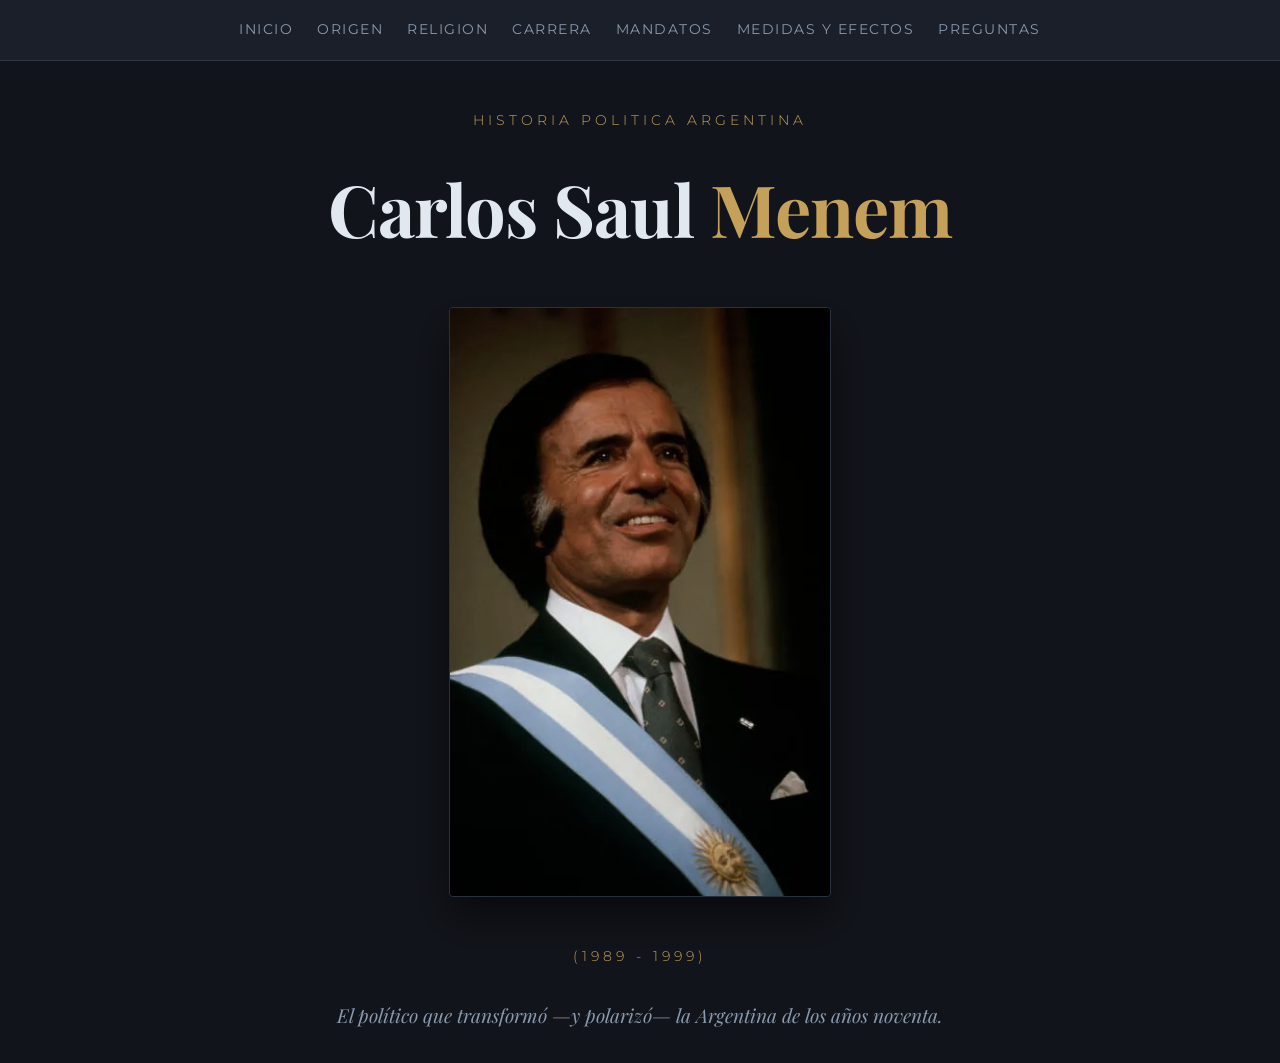
<file: src/pages/Index.html>
<!DOCTYPE html>
<html lang="es">
<head>
    <meta charset="UTF-8">
    <meta name="viewport" content="width=device-width, initial-scale=1.0">
    <title>Carlos Saul Menem</title>
    <link rel="stylesheet" href="../css/Index.css">
</head>
<body>
    <div>
            <nav>
                <a href="">Inicio</a>
                <a href="Origen.html">Origen</a>
                <a href="Religion.html">Religion</a>
                <a href="carrera.html">Carrera</a>
                <a href="">Mandatos</a>
                <a href="medidas.html">Medidas y Efectos</a>
                <a href="Preguntas.html">Preguntas</a>
            </nav>
    </div>
    <h4>HISTORIA POLITICA ARGENTINA</h4>
    
    <h1>Carlos Saul <section>Menem</section></h1>

    <img src="../asset/img/portrait-du-président-de-la-nation-argentine-carlos-menem-le-8-juillet-1989-à-buenos-aires.webp" alt="Carlos Saul Menem">

    <h4>(1989 - 1999)</h4>
    <h4>El político que transformó —y polarizó— la Argentina de los años noventa.</h4>

</body>
</html>
</file>
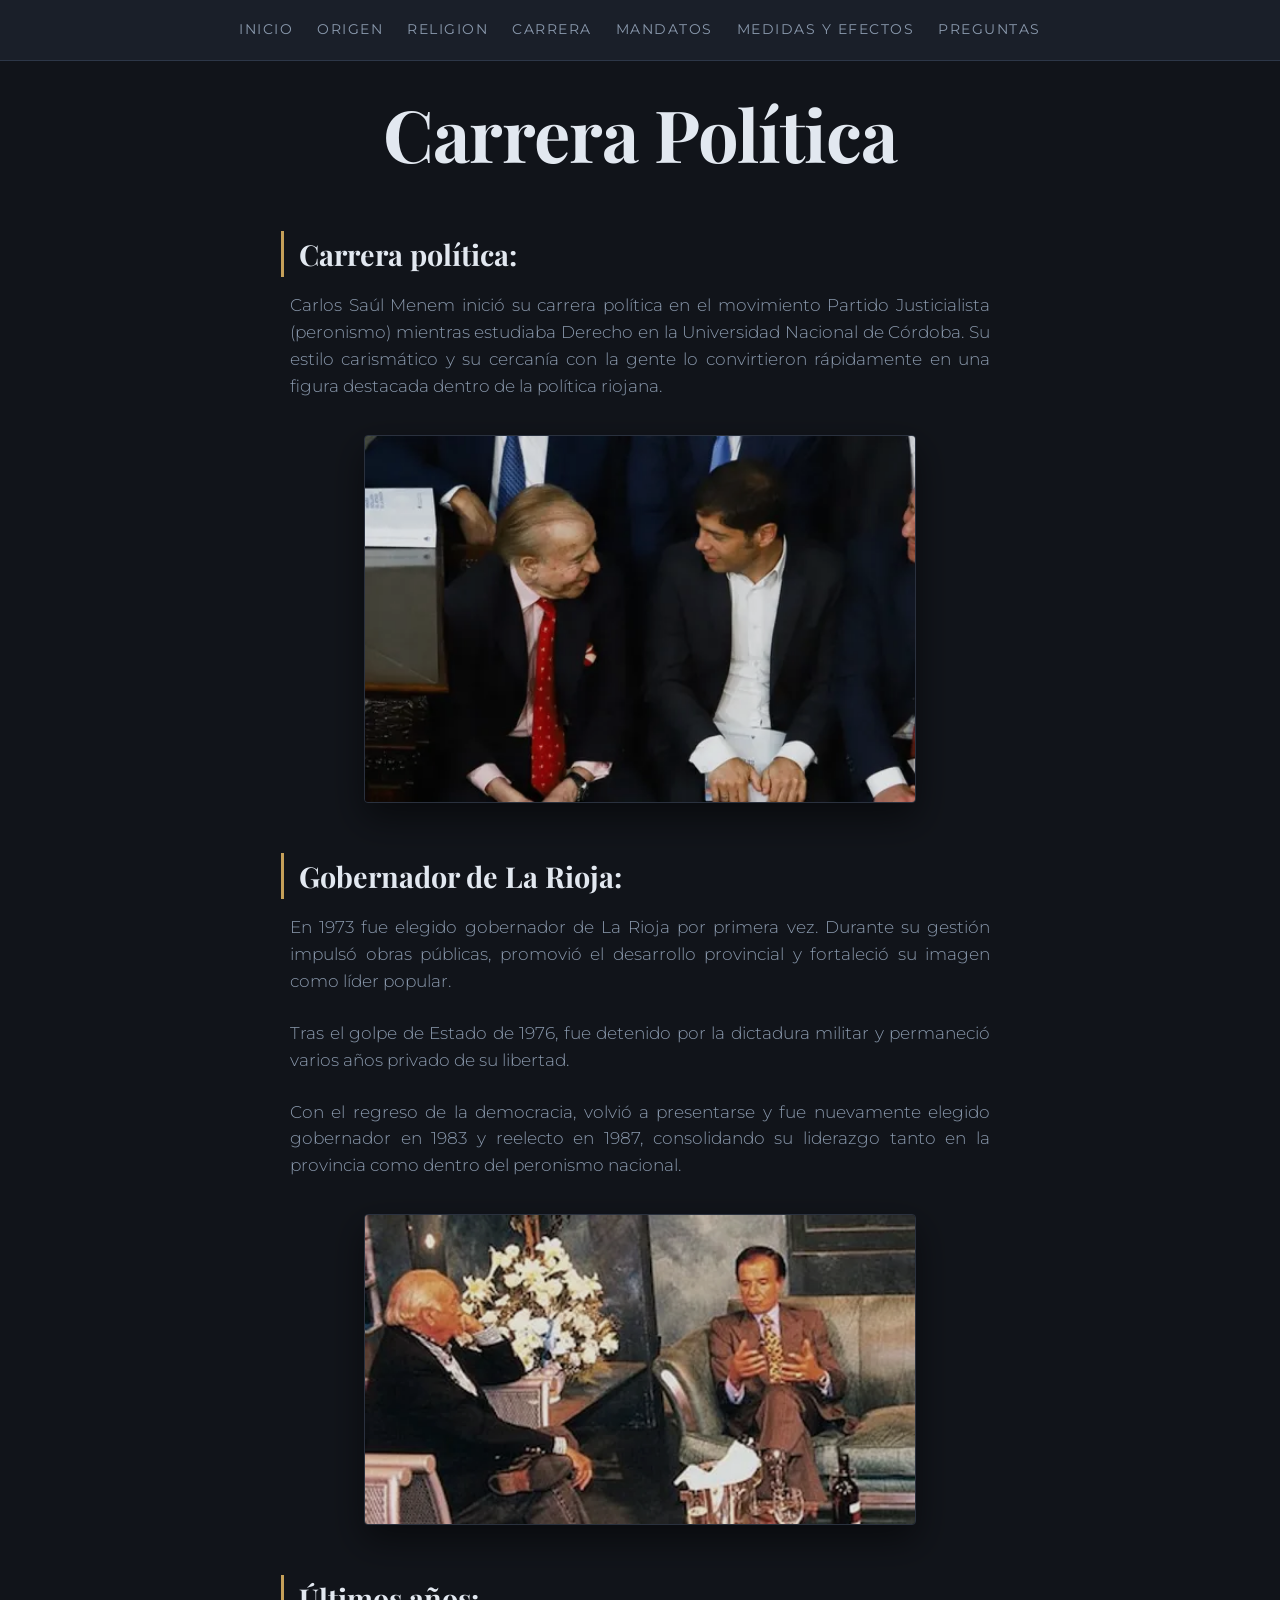
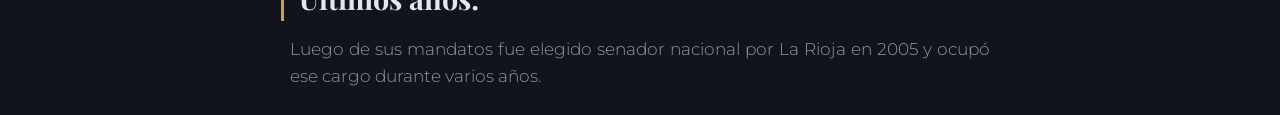
<file: src/pages/carrera.html>
<!DOCTYPE html>
<html lang="es">
<head>
    <meta charset="UTF-8">
    <meta name="viewport" content="width=device-width, initial-scale=1.0">
    <title>Carrera Política</title>
    <link rel="stylesheet" href="../css/medidas.css">
</head>
<body>

    <div>
        <nav>
            <a href="./Index.html">Inicio</a>
            <a href="./Origen.html">Origen</a>
            <a href="./Religion.html">Religion</a>
            <a href="./Carrera.html">Carrera</a>
            <a href="./Mandatos.html">Mandatos</a>
            <a href="./medidas.html">Medidas y Efectos</a>
            <a href="./Preguntas.html">Preguntas</a>
        </nav>
    </div>

    <h1>Carrera Política</h1>

    <section>
        <h2>Carrera política:</h2>
        <p>
            Carlos Saúl Menem inició su carrera política en el movimiento
            Partido Justicialista (peronismo) mientras estudiaba Derecho
            en la Universidad Nacional de Córdoba. Su estilo carismático
            y su cercanía con la gente lo convirtieron rápidamente en una
            figura destacada dentro de la política riojana.
        </p>
    </section>
    <img src="../asset/img/menem2.png" alt="menem en campaña electoral">

    <section>
        <h2>Gobernador de La Rioja:</h2>
        <p>
            En 1973 fue elegido gobernador de La Rioja por primera vez.
            Durante su gestión impulsó obras públicas, promovió el desarrollo
            provincial y fortaleció su imagen como líder popular.
        </p>

        <p>
            Tras el golpe de Estado de 1976, fue detenido por la dictadura
            militar y permaneció varios años privado de su libertad.
        </p>

        <p>
            Con el regreso de la democracia, volvió a presentarse y fue
            nuevamente elegido gobernador en 1983 y reelecto en 1987,
            consolidando su liderazgo tanto en la provincia como dentro
            del peronismo nacional.
        </p>
    </section>
    <img src="../asset/img/image.png" alt="menem en campaña electoral">
    <section>
        <h2>Últimos años:</h2>
        <p>
            Luego de sus mandatos fue elegido senador nacional por
            La Rioja en 2005 y ocupó ese cargo durante varios años.
        </p>
    </section>

</body>
</html>
</file>
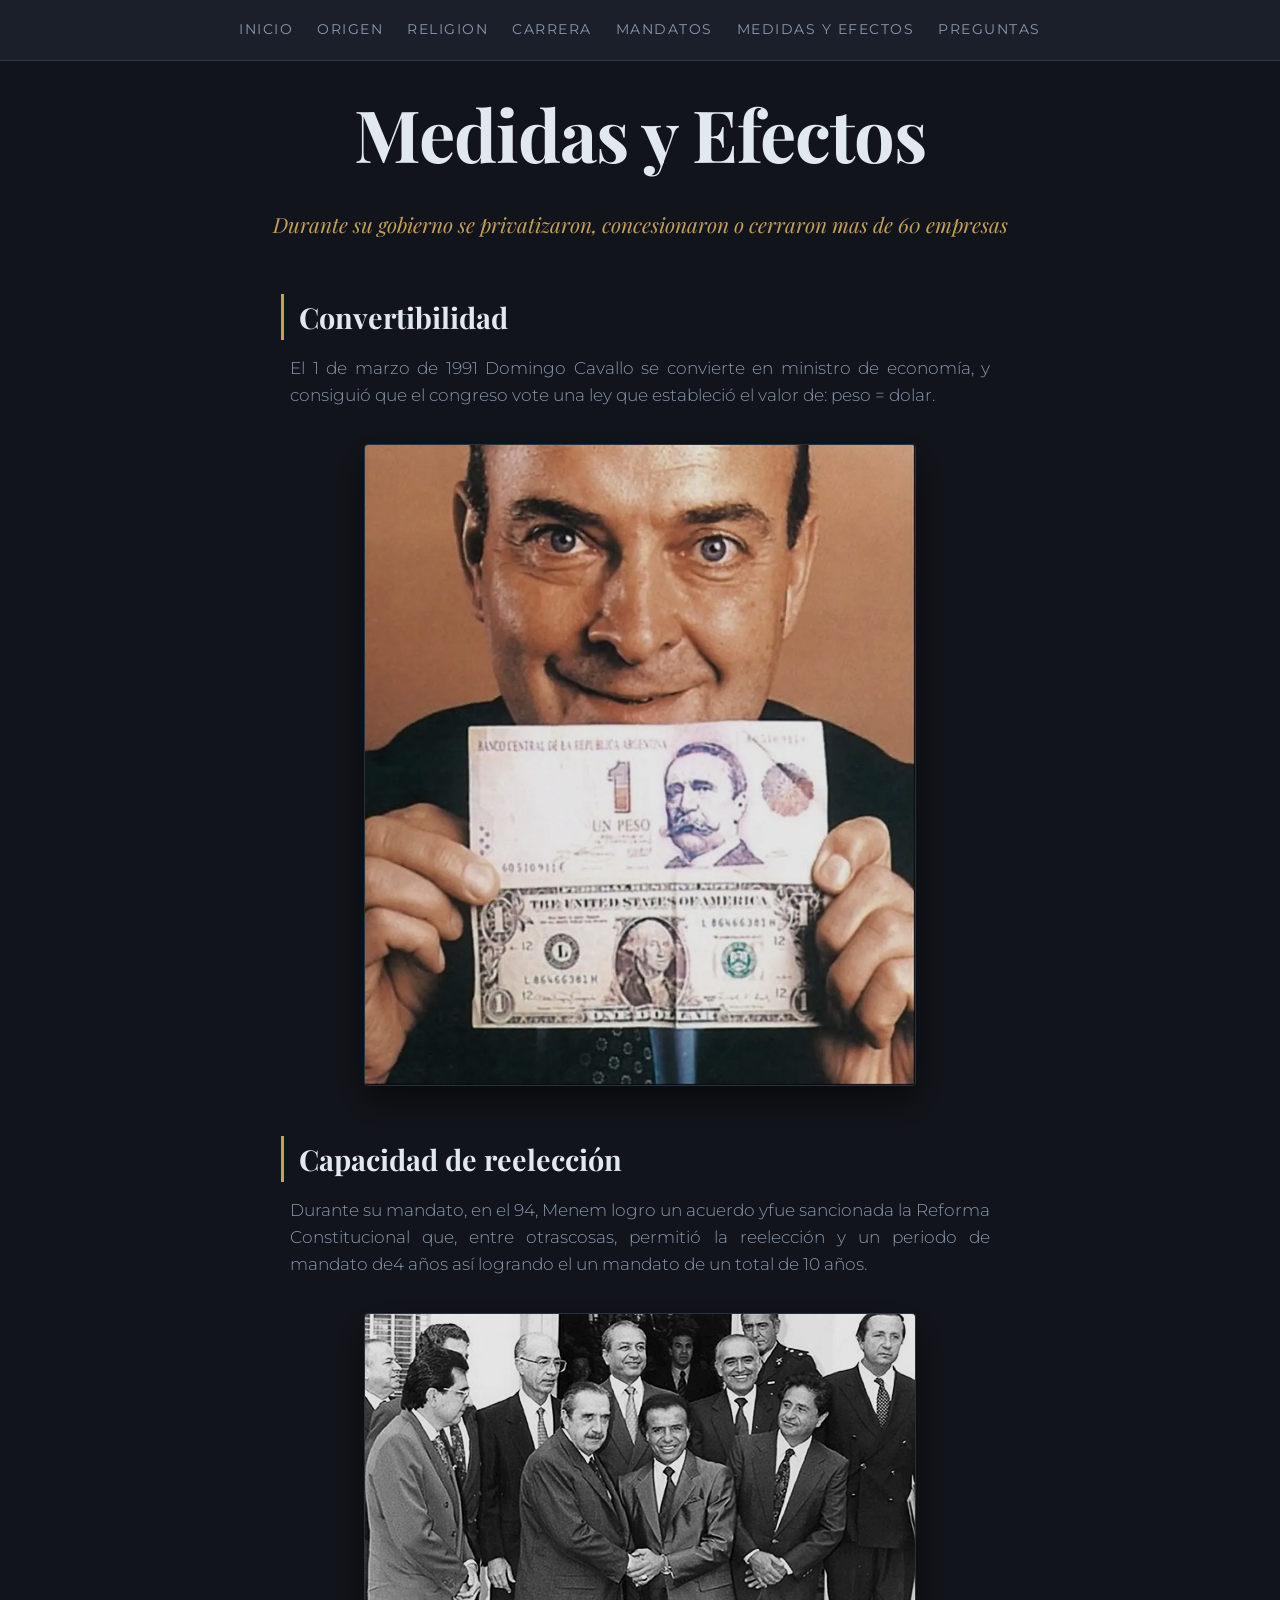
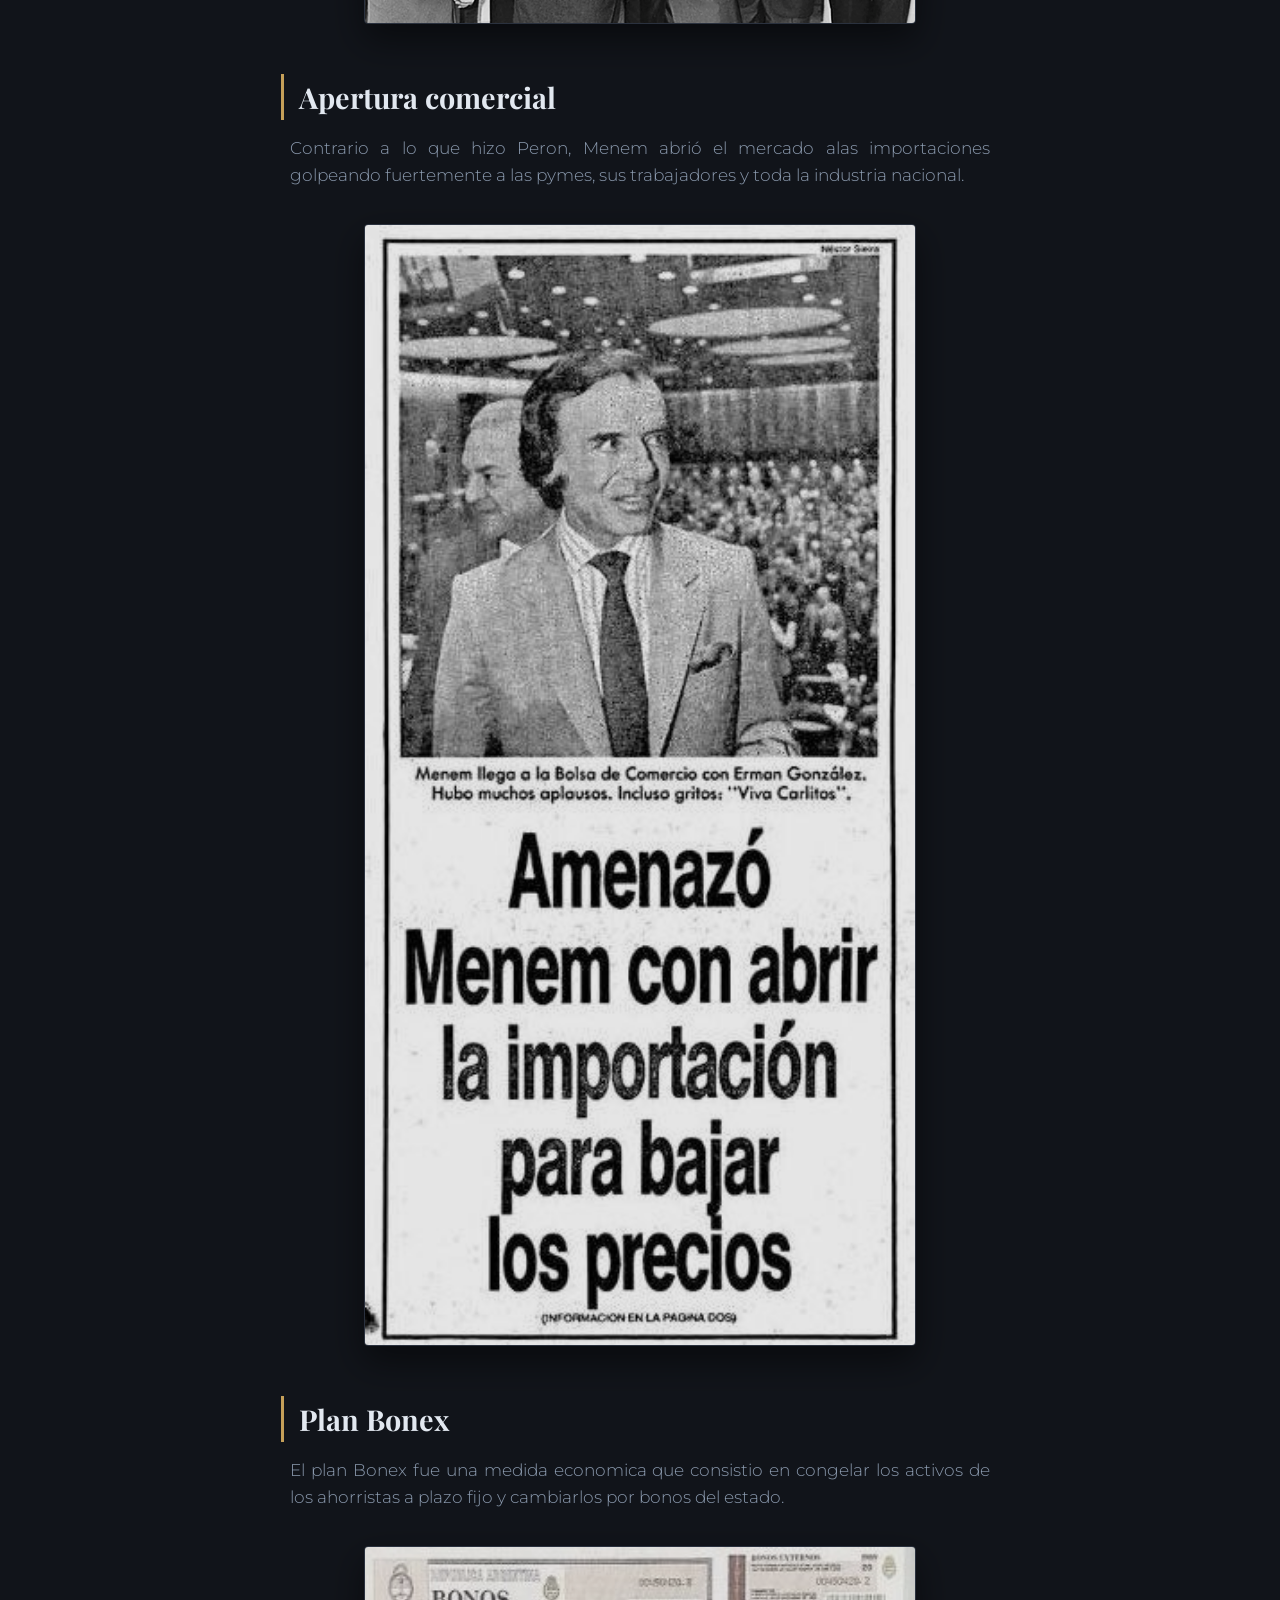
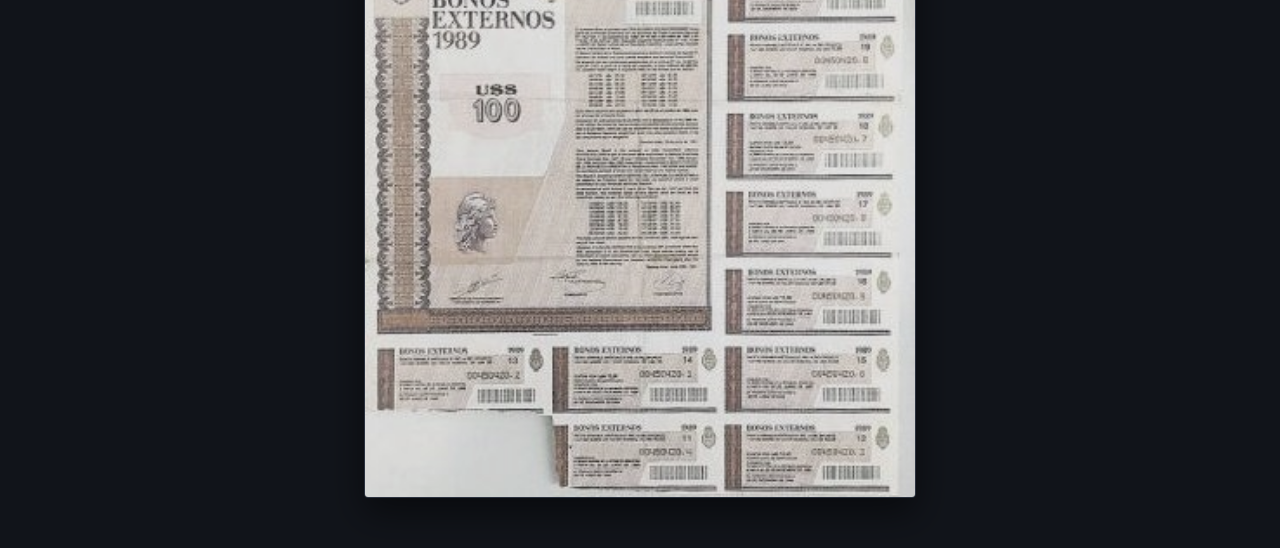
<file: src/pages/medidas.html>
<!DOCTYPE html>
<html lang="es">
<head>
    <meta charset="UTF-8">
    <meta name="viewport" content="width=device-width, initial-scale=1.0">
    <title>Medidas y Efectos</title>
    <link rel="stylesheet" href="../css/medidas.css">
</head>
<body>
    <div>
        <nav>
            <a href="./Index.html">Inicio</a>
            <a href="./Origen.html">Origen</a>
            <a href="./Religion.html">Religion</a>
          <a href="carrera.html">Carrera</a>
            <a href="">Mandatos</a>
            <a href="./medidas.html">Medidas y Efectos</a>
            <a href="Preguntas.html">Preguntas</a>
        </nav>
    </div>
    <h1>Medidas y Efectos</h1>
    <h4>Durante su gobierno se privatizaron, concesionaron o cerraron mas de 60 empresas</h4>
    <section>
        <h2>Convertibilidad</h2>
        <p>El 1 de marzo de 1991 Domingo Cavallo se convierte en ministro de economía, y consiguió que el congreso vote una ley que estableció el valor de: peso = dolar.
</p>    <img src="../asset/img/558743.webp" alt="Domingo Cavallo en el 1 a 1">
    </section>
    <section>
        <h2>Capacidad de reelección</h2>
        <p>Durante su mandato, en el 94, Menem logro un acuerdo yfue sancionada la Reforma Constitucional que, entre otrascosas, permitió la reelección y un periodo de mandato de4 años así logrando el un mandato de un total de 10 años.</p>
        <img src="../asset/img/menem y alfonsin.jpg" alt="Menem y Alfonsin acordando la reforma">
    </section>
    <section>
        <h2>Apertura comercial</h2>
        <p>Contrario a lo que hizo Peron, Menem abrió el mercado alas importaciones golpeando fuertemente a las pymes, sus trabajadores y toda la industria nacional.</p>
        <img src="../asset/img/importaciones.jpg" alt="Articulo sobre declaraciones de importaciones">
    </section>
    <section>
        <h2>Plan Bonex</h2>
        <p>El plan Bonex fue una medida economica que consistio en congelar los activos de los ahorristas a plazo fijo y cambiarlos por bonos del estado.</p>
        <img src="../asset/img/bonos.jpg" alt="Bonos dados por el gobierno">
    </section>
</body>
</html>
</file>
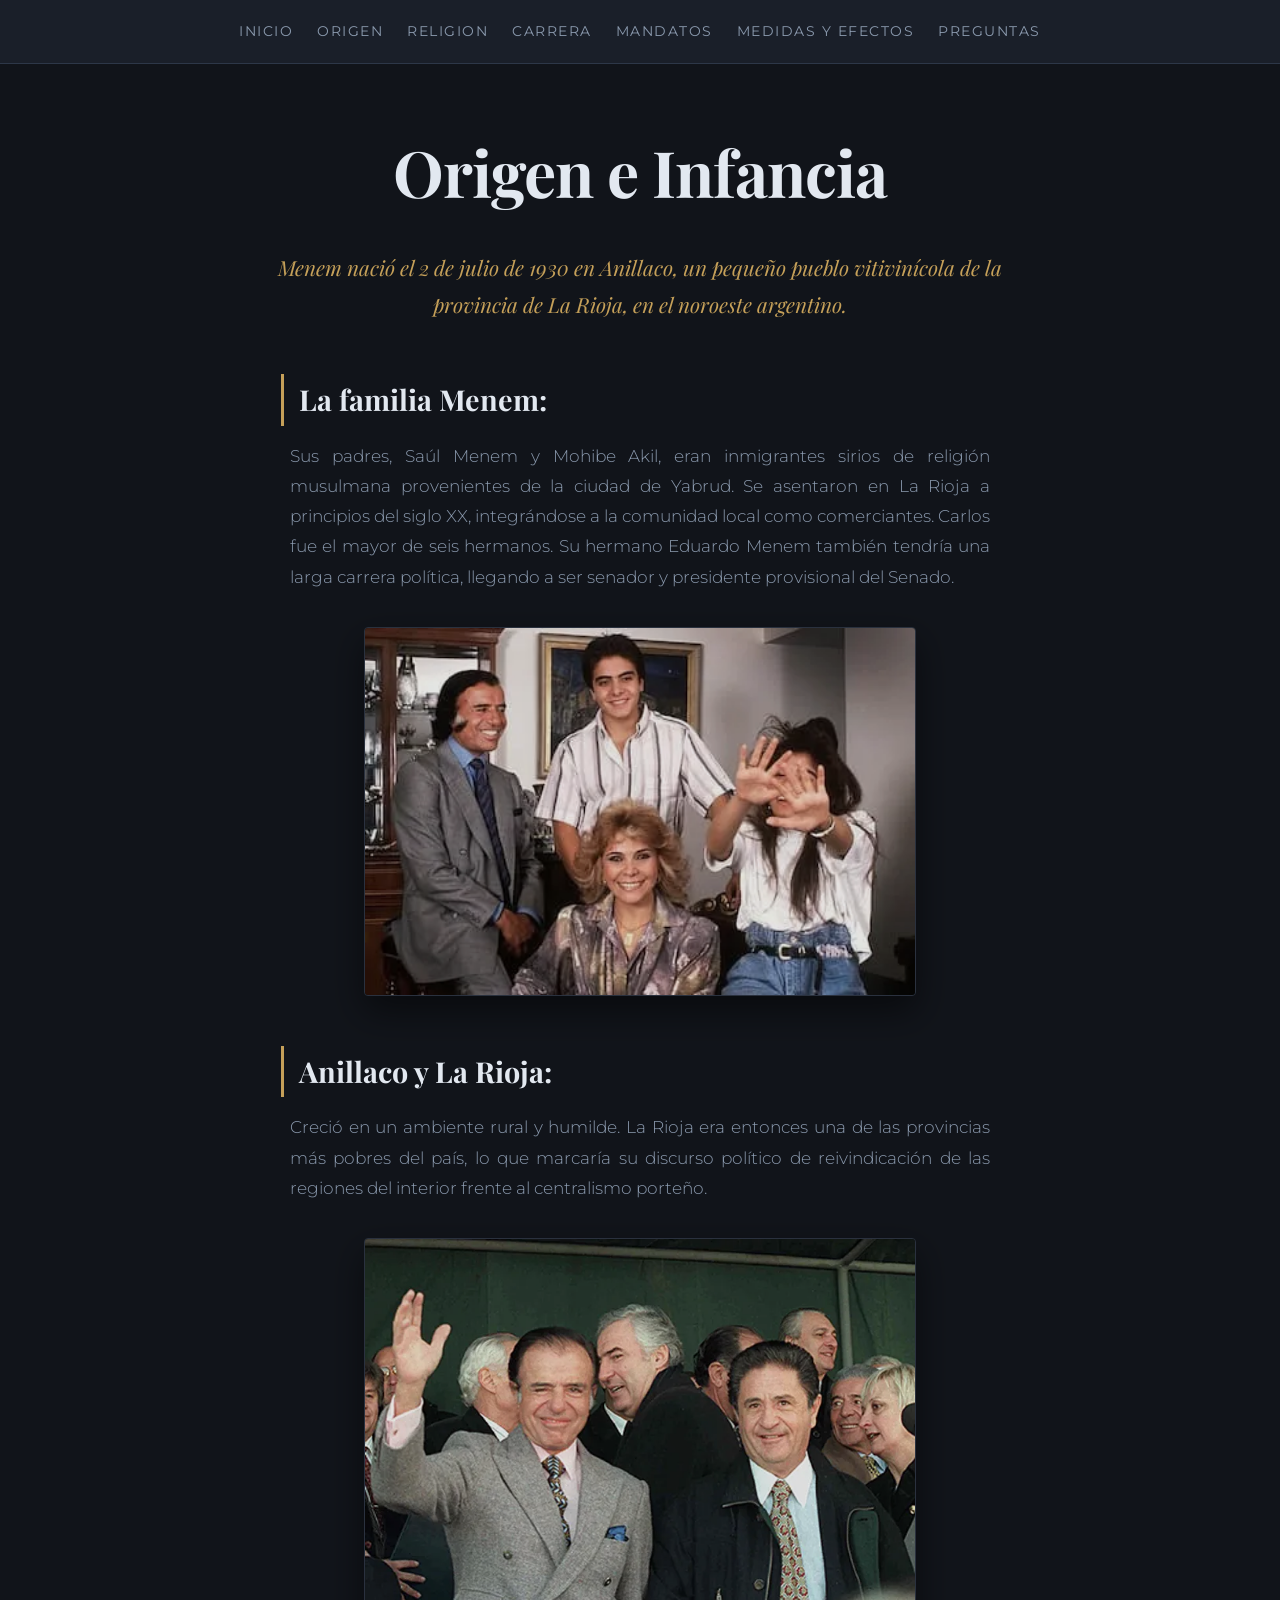
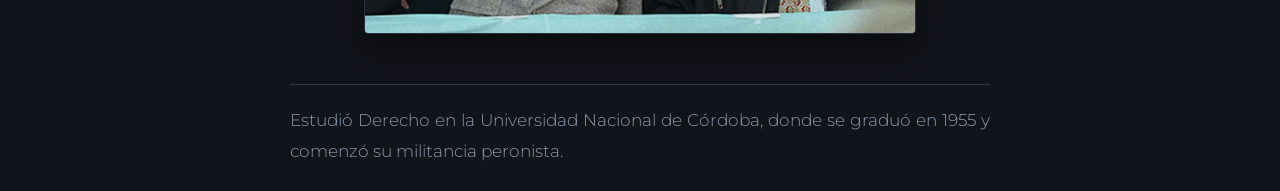
<file: src/pages/Origen.html>
<!DOCTYPE html>
<html lang="en">
<head>
    <meta charset="UTF-8">
    <meta name="viewport" content="width=device-width, initial-scale=1.0">
    <title>Origen e Infancia</title>
    <link rel="stylesheet" href="../css/Origen.css">
</head>
<body>
        <div>
            <nav>
                <a href="Index.html">Inicio</a>
                <a href="">Origen</a>
                <a href="Religion.html">Religion</a>
              <a href="carrera.html">Carrera</a>

                <a href="">Mandatos</a>
                <a href="medidas.html">Medidas y Efectos</a>
                <a href="">Preguntas</a>
            </nav>
    </div>
    <h1>Origen e Infancia</h1>
    <h4>Menem nació el 2 de julio de 1930 en Anillaco, un pequeño pueblo vitivinícola de la provincia de La Rioja, en el noroeste argentino.</h4>

    <h2>La familia Menem:</h2>
    <p>Sus padres, Saúl Menem y Mohibe Akil, eran inmigrantes sirios de religión musulmana provenientes de la ciudad de Yabrud. Se asentaron en La Rioja a principios del siglo XX, integrándose a la comunidad local como comerciantes.
Carlos fue el mayor de seis hermanos. Su hermano Eduardo Menem también tendría una larga carrera política, llegando a ser senador y presidente provisional del Senado.</p>
    <img src="../asset/img/adios-a-carlitos-menem-MGSE64CRYJHU3ARDU25BQPDFBI.webp" alt="Carlos Menem junto a su familia despues de llegar al poder">
    <h2>Anillaco y La Rioja:</h2>
    <p>Creció en un ambiente rural y humilde. La Rioja era entonces una de las provincias más pobres del país, lo que marcaría su discurso político de reivindicación de las regiones del interior frente al centralismo porteño.</p>
    <img src="../asset/img/53995114-40734310.webp" alt="Carlos Menem junto a su hija Zulemita y su hermano Eduardo">
    <p>Estudió Derecho en la Universidad Nacional de Córdoba, donde se graduó en 1955 y comenzó su militancia peronista.</p>
    
</body>
</html>
</file>
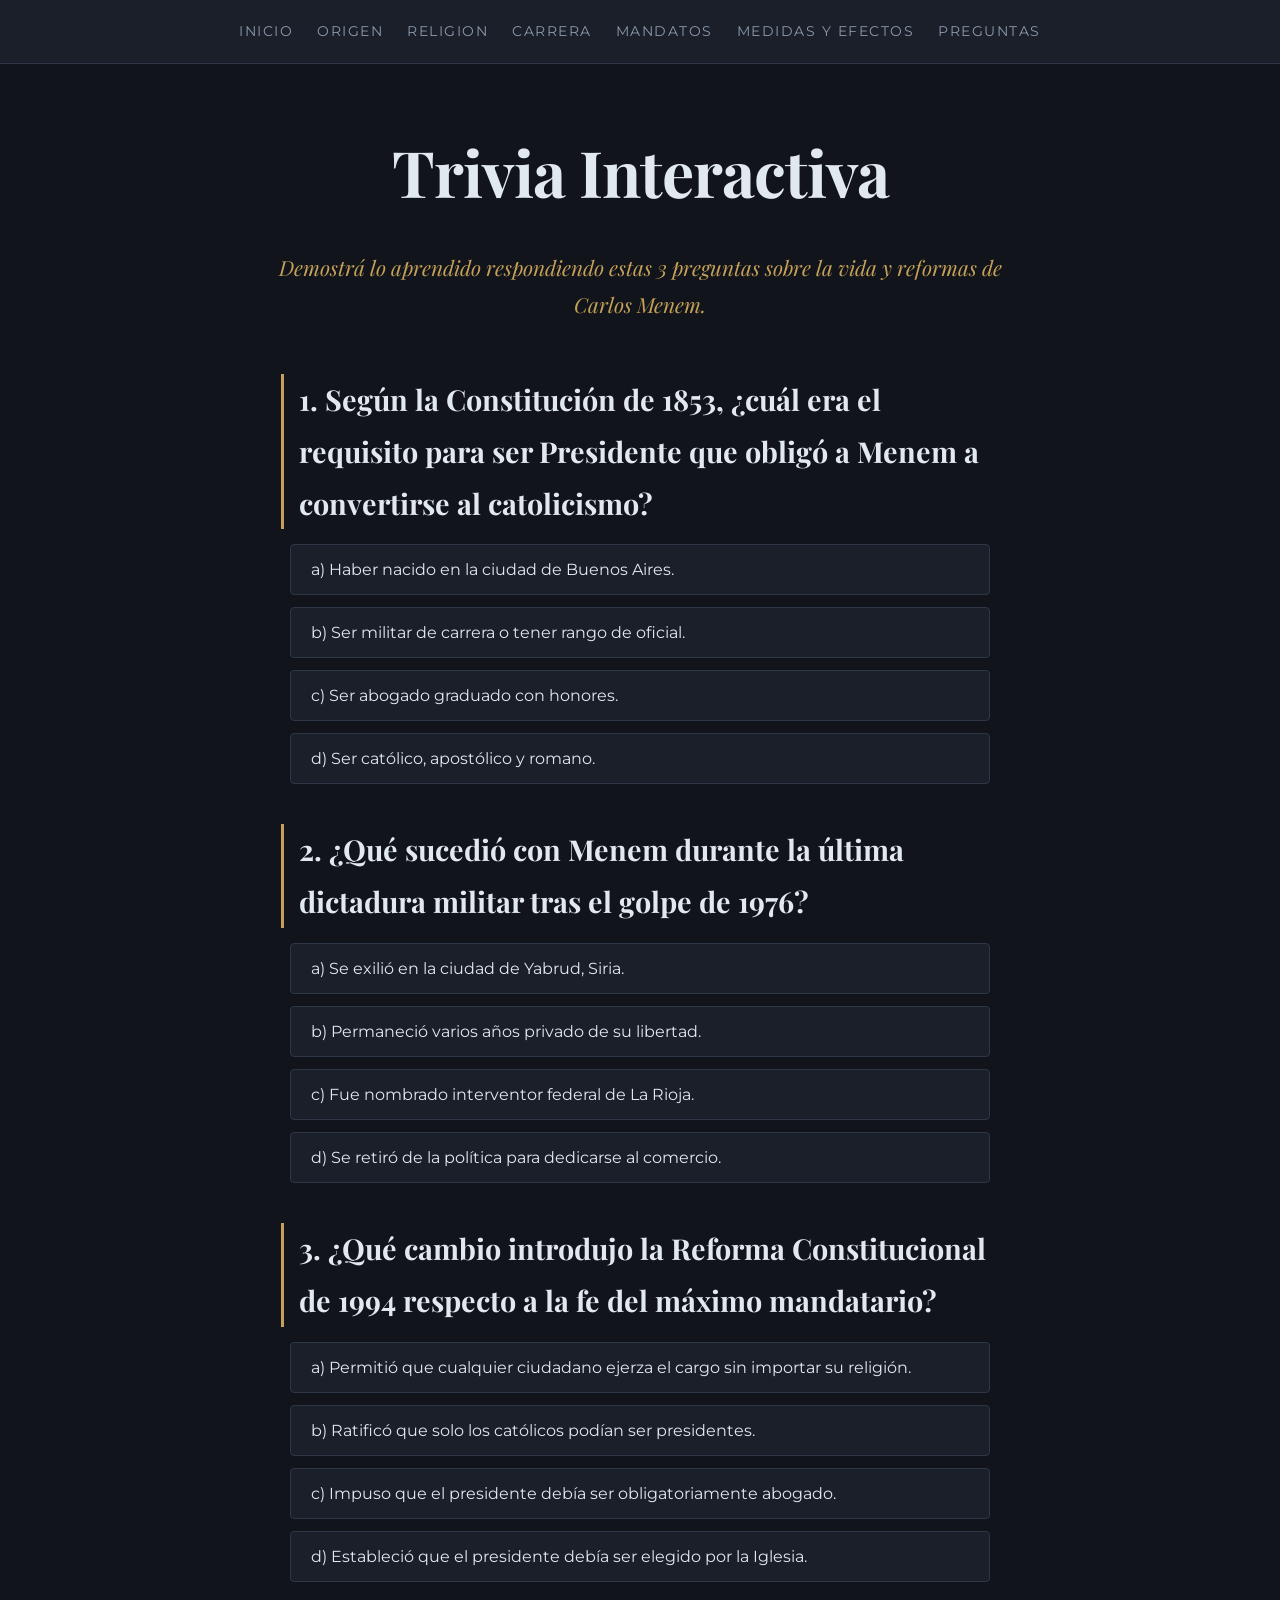
<file: src/pages/Preguntas.html>
<!DOCTYPE html>
<html lang="es">
<head>
    <meta charset="UTF-8">
    <meta name="viewport" content="width=device-width, initial-scale=1.0">
    <title>Trivia de Preguntas</title>
    <link rel="stylesheet" href="../css/Religion.css">
    <style>
        .opciones-container {
            max-width: 700px;
            margin: 0 auto 30px auto;
            display: flex;
            flex-direction: column;
            gap: 12px;
        }
        .btn-opcion {
            background-color: var(--color-secundario);
            color: var(--color-texto);
            border: 1px solid #2d3748;
            padding: 15px 20px;
            border-radius: 4px;
            cursor: pointer;
            font-family: 'Montserrat', sans-serif;
            font-size: 1rem;
            text-align: left;
            transition: all 0.3s ease;
        }
        .btn-opcion:hover {
            border-color: var(--color-acento);
            background-color: #232a37;
        }
        .btn-opcion.correcta {
            background-color: #1b4332 !important;
            border-color: #52b788 !important;
            color: #d8f3dc;
        }
        .btn-opcion.incorrecta {
            background-color: #4c1d1d !important;
            border-color: #e63946 !important;
            color: #ffe3e3;
        }
        #resultado-final {
            max-width: 700px;
            margin: 40px auto;
            padding: 20px;
            background-color: var(--color-secundario);
            border: 1px solid var(--color-acento);
            border-radius: 4px;
            text-align: center;
            display: none;
        }
        #resultado-final h3 {
            font-family: 'Playfair Display', serif;
            color: var(--color-acento);
            font-size: 1.8rem;
            margin-top: 0;
        }
    </style>
</head>
<body>
    <div>
        <nav>
    <a href="Index.html">Inicio</a>
    <a href="Origen.html">Origen</a>
    <a href="Religion.html">Religion</a>
                <a href="carrera.html">Carrera</a>
    <a href="">Mandatos</a>
    <a href="medidas.html">Medidas y Efectos</a>
    <a href="Preguntas.html">Preguntas</a>
        </nav>
    </div>

    <h1>Trivia Interactiva</h1>
    <h4>Demostrá lo aprendido respondiendo estas 3 preguntas sobre la vida y reformas de Carlos Menem.</h4>

    <h2>1. Según la Constitución de 1853, ¿cuál era el requisito para ser Presidente que obligó a Menem a convertirse al catolicismo?</h2>
    <div class="opciones-container" data-pregunta="1">
        <button class="btn-opcion" data-correcta="false">a) Haber nacido en la ciudad de Buenos Aires.</button>
        <button class="btn-opcion" data-correcta="false">b) Ser militar de carrera o tener rango de oficial.</button>
        <button class="btn-opcion" data-correcta="false">c) Ser abogado graduado con honores.</button>
        <button class="btn-opcion" data-correcta="true">d) Ser católico, apostólico y romano.</button>
    </div>

    <h2>2. ¿Qué sucedió con Menem durante la última dictadura militar tras el golpe de 1976?</h2>
    <div class="opciones-container" data-pregunta="2">
        <button class="btn-opcion" data-correcta="false">a) Se exilió en la ciudad de Yabrud, Siria.</button>
        <button class="btn-opcion" data-correcta="true">b) Permaneció varios años privado de su libertad.</button>
        <button class="btn-opcion" data-correcta="false">c) Fue nombrado interventor federal de La Rioja.</button>
        <button class="btn-opcion" data-correcta="false">d) Se retiró de la política para dedicarse al comercio.</button>
    </div>

    <h2>3. ¿Qué cambio introdujo la Reforma Constitucional de 1994 respecto a la fe del máximo mandatario?</h2>
    <div class="opciones-container" data-pregunta="3">
        <button class="btn-opcion" data-correcta="true">a) Permitió que cualquier ciudadano ejerza el cargo sin importar su religión.</button>
        <button class="btn-opcion" data-correcta="false">b) Ratificó que solo los católicos podían ser presidentes.</button>
        <button class="btn-opcion" data-correcta="false">c) Impuso que el presidente debía ser obligatoriamente abogado.</button>
        <button class="btn-opcion" data-correcta="false">d) Estableció que el presidente debía ser elegido por la Iglesia.</button>
    </div>

    <div id="resultado-final">
        <h3>¡Trivia Completada!</h3>
        <p id="puntaje-texto"></p>
    </div>

    <script src="../js/preguntas.js"></script>
</body>
</html>
</file>
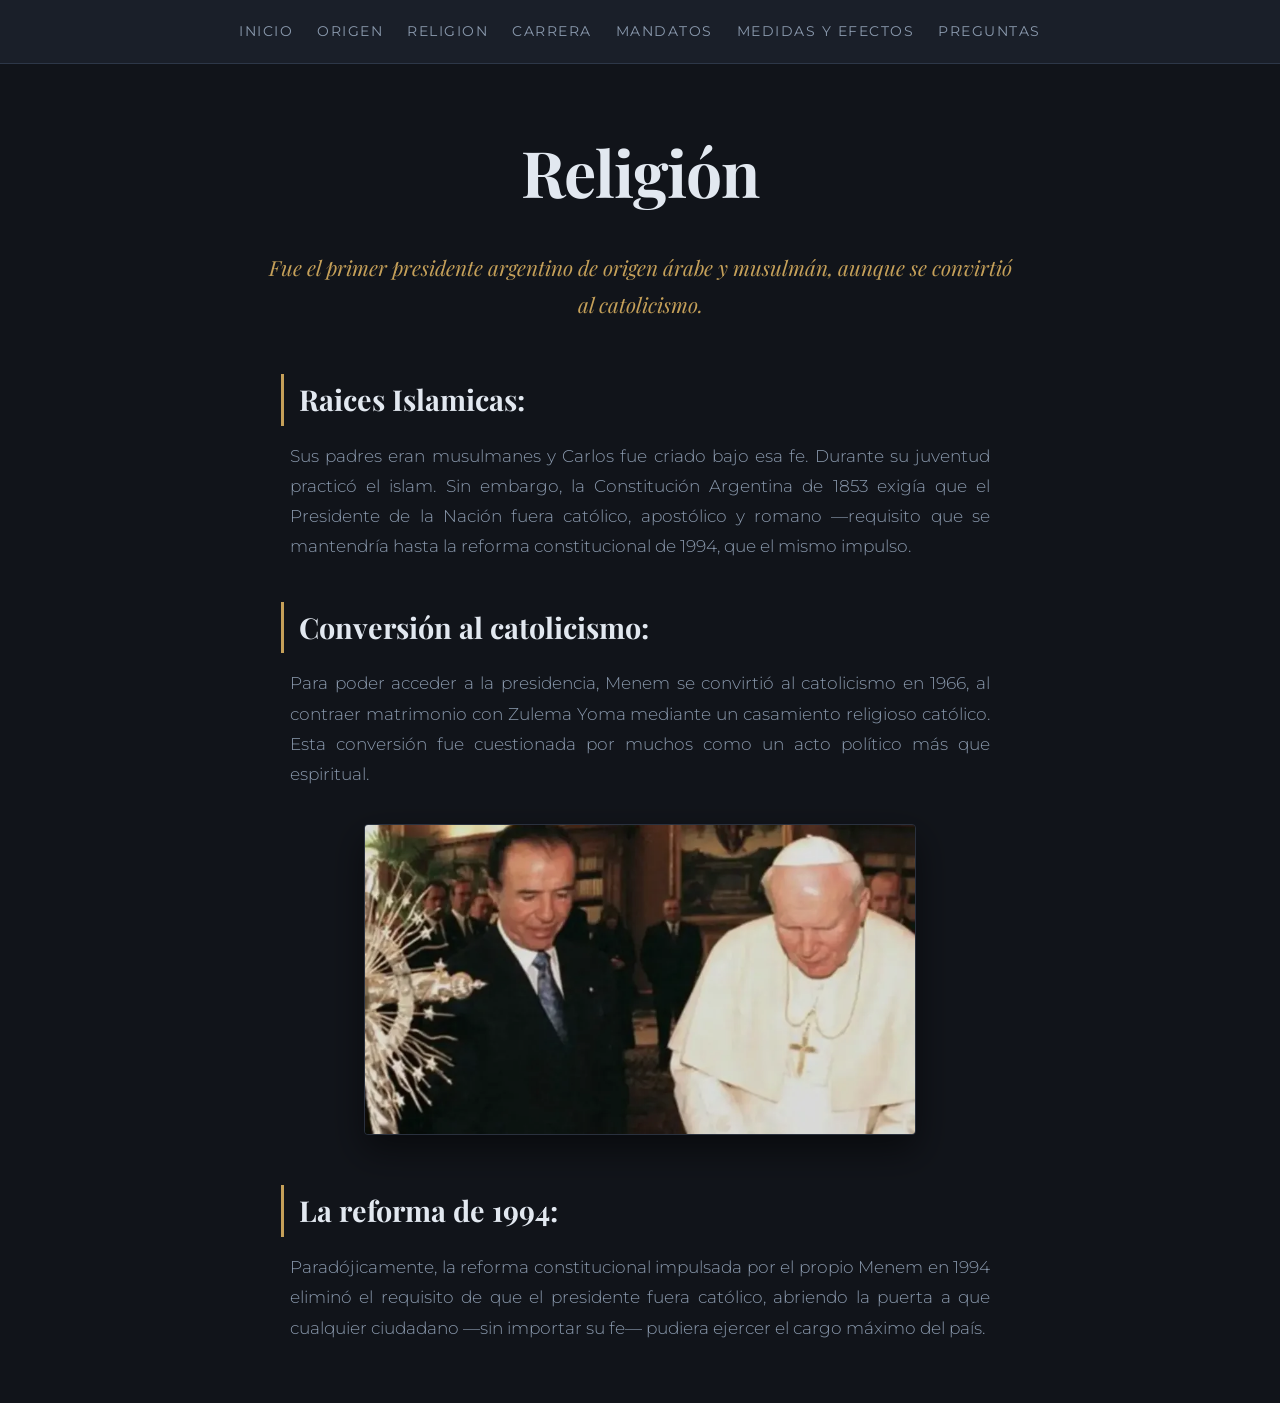
<file: src/pages/Religion.html>
<!DOCTYPE html>
<html lang="en">
<head>
    <meta charset="UTF-8">
    <meta name="viewport" content="width=device-width, initial-scale=1.0">
    <title>Religion</title>
    <link rel="stylesheet" href="../css/Religion.css">
</head>
<body>
        <div>
            <nav>
                <a href="Index.html">Inicio</a>
                <a href="Origen.html">Origen</a>
                <a href="">Religion</a>
                <a href="carrera.html">Carrera</a>
                <a href="">Mandatos</a>
                <a href="medidas.html">Medidas y Efectos</a>
                <a href="">Preguntas</a>
            </nav>
    </div>
    <h1>Religión</h1>
    <h4>Fue el primer presidente argentino de origen árabe y musulmán, aunque se convirtió al catolicismo.</h4>

    <h2>Raices Islamicas:</h2>
    <p>Sus padres eran musulmanes y Carlos fue criado bajo esa fe. Durante su juventud practicó el islam. Sin embargo, la Constitución Argentina de 1853 exigía que el Presidente de la Nación fuera católico, apostólico y romano —requisito que se mantendría hasta la reforma constitucional de 1994, que el mismo impulso.</p>
    <h2>Conversión al catolicismo:</h2>
    <p>Para poder acceder a la presidencia, Menem se convirtió al catolicismo en 1966, al contraer matrimonio con Zulema Yoma mediante un casamiento religioso católico. Esta conversión fue cuestionada por muchos como un acto político más que espiritual.</p>
    <img src="../asset/img/vida-carlos-menem-980021.webp" alt="Carlos Menem en su conversión al catolicismo">
    <h2>La reforma de 1994:</h2>
    <p>Paradójicamente, la reforma constitucional impulsada por el propio Menem en 1994 eliminó el requisito de que el presidente fuera católico, abriendo la puerta a que cualquier ciudadano —sin importar su fe— pudiera ejercer el cargo máximo del país.</p>
</body>
</html>
</file>
<file: src/css/Index.css>
@import url('https://fonts.googleapis.com/css2?family=Montserrat:wght@300;400;700&family=Playfair+Display:ital,wght=0,700;1,700&display=swap');

:root {
    --color-primario: #11141a; 
    --color-secundario: #1a1f29;
    --color-acento: #c5a059;   
    --color-texto: #e2e8f0;
    --color-texto-muted: #8a99ad;
}

body {
    font-family: 'Montserrat', sans-serif;
    background-color: var(--color-primario);
    color: var(--color-texto);
    margin: 0;
    padding: 0;
    line-height: 1.6;
}

nav {
    background-color: var(--color-secundario);
    padding: 1.2rem 0;
    display: flex;
    justify-content: center;
    gap: 24px;
    position: sticky;
    top: 0;
    z-index: 1000;
    border-bottom: 1px solid #2d3748;
}

nav a {
    color: var(--color-texto-muted);
    text-decoration: none;
    font-weight: 400;
    font-size: 0.85rem;
    text-transform: uppercase;
    letter-spacing: 1.5px;
    transition: all 0.3s ease;
}

nav a:hover {
    color: var(--color-acento);
}

h4 {
    text-align: center;
    color: var(--color-acento);
    font-weight: 300;
    letter-spacing: 4px;
    margin-top: 3rem;
    font-size: 0.9rem;
    text-transform: uppercase;
}

h1 {
    font-family: 'Playfair Display', serif;
    text-align: center;
    font-size: 4.5rem;
    margin: 15px 0;
    color: var(--color-texto);
    letter-spacing: -1px;
}

h1 section {
    display: inline;
    color: var(--color-acento);
}

img {
    display: block;
    margin: 40px auto;
    max-width: 380px;
    width: 85%;
    border-radius: 4px;
    border: 1px solid #2d3748;
    filter: grayscale(20%) brightness(90%);
    box-shadow: 0 20px 40px rgba(0, 0, 0, 0.5);
    transition: all 0.4s ease;
}

img:hover {
    transform: translateY(-5px);
    filter: grayscale(0%) brightness(100%);
    border-color: var(--color-acento);
}

h4:last-of-type {
    max-width: 650px;
    margin: 30px auto;
    font-family: 'Playfair Display', serif;
    font-weight: 400;
    letter-spacing: 0;
    color: var(--color-texto-muted);
    font-style: italic;
    font-size: 1.2rem;
    line-height: 1.8;
    text-transform: none;
}

@media (max-width: 768px) {
    h1 { 
        font-size: 2.8rem; 
    }
    nav {
        flex-wrap: wrap;
        gap: 12px;
        padding: 1rem;
    }
    nav a {
        font-size: 0.75rem;
    }
}
</file>
<file: src/css/medidas.css>
@import url('https://fonts.googleapis.com/css2?family=Montserrat:wght@300;400;700&family=Playfair+Display:ital,wght=0,700;1,700&display=swap');

:root {
    --color-primario: #11141a; 
    --color-secundario: #1a1f29;
    --color-acento: #c5a059;   
    --color-texto: #e2e8f0;
    --color-texto-muted: #8a99ad;
}
nav {
    background-color: var(--color-secundario);
    padding: 1.2rem 0;
    display: flex;
    justify-content: center;
    gap: 24px;
    position: sticky;
    top: 0;
    z-index: 1000;
    border-bottom: 1px solid #2d3748;
}
nav a {
    color: var(--color-texto-muted);
    text-decoration: none;
    font-weight: 400;
    font-size: 0.85rem;
    text-transform: uppercase;
    letter-spacing: 1.5px;
    transition: all 0.3s ease;
}
nav a:hover {
    color: var(--color-acento);
}
body {
    font-family: 'Montserrat', sans-serif;
    background-color: var(--color-primario);
    color: var(--color-texto);
    margin: 0;
    padding: 0;
    line-height: 1.6;
}
h1 {
    font-family: 'Playfair Display', serif;
    text-align: center;
    font-size: 4.5rem;
    margin: 15px 0;
    color: var(--color-texto);
    letter-spacing: -1px;
}
h4 {
    max-width: 750px;
    margin: 0 auto 50px auto;
    font-family: 'Playfair Display', serif;
    font-weight: 400;
    letter-spacing: 0;
    color: var(--color-acento);
    font-style: italic;
    font-size: 1.3rem;
    line-height: 1.8;
    text-align: center;
    padding: 0 20px;
}
section h2 {
    font-family: 'Playfair Display', serif;
    max-width: 700px;
    margin: 40px auto 15px auto;
    color: var(--color-texto);
    font-size: 1.8rem;
    border-left: 3px solid var(--color-acento);
    padding-left: 15px;
}
section p{
    max-width: 700px;
    margin: 0 auto 25px auto;
    color: var(--color-texto-muted);
    font-size: 1.05rem;
    font-weight: 300;
    text-align: justify;
}

img {
    display: block;
    max-width: 550px;
    width: 90%;
    margin: 35px auto 50px auto;
    border-radius: 4px;
    border: 1px solid #2d3748;
    filter: grayscale(15%) brightness(90%);
    box-shadow: 0 15px 35px rgba(0, 0, 0, 0.5);
    transition: all 0.4s ease;
}

img:hover {
    transform: translateY(-3px);
    filter: grayscale(0%) brightness(100%);
    border-color: var(--color-acento);
    box-shadow: 0 20px 40px rgba(197, 160, 89, 0.15);
}

@media (max-width: 768px) {
    h1 { 
        font-size: 2.5rem; 
        padding: 0 15px;
    }
    h4 {
        font-size: 1.1rem;
    }
    h2, p {
        max-width: 90%;
    }
    img {
        max-width: 100%;
        margin: 25px auto 40px auto;
    }
    nav {
        flex-wrap: wrap;
        gap: 12px;
        padding: 1rem;
    }
    nav a {
        font-size: 0.75rem;
    }
}
</file>
<file: src/css/Origen.css>
@import url('https://fonts.googleapis.com/css2?family=Montserrat:wght@300;400;700&family=Playfair+Display:ital,wght=0,700;1,700&display=swap');

:root {
    --color-primario: #11141a; 
    --color-secundario: #1a1f29;
    --color-acento: #c5a059;   
    --color-texto: #e2e8f0;
    --color-texto-muted: #8a99ad;
}

body {
    font-family: 'Montserrat', sans-serif;
    background-color: var(--color-primario);
    color: var(--color-texto);
    margin: 0;
    padding: 0;
    line-height: 1.8;
}

nav {
    background-color: var(--color-secundario);
    padding: 1.2rem 0;
    display: flex;
    justify-content: center;
    gap: 24px;
    position: sticky;
    top: 0;
    z-index: 1000;
    border-bottom: 1px solid #2d3748;
}

nav a {
    color: var(--color-texto-muted);
    text-decoration: none;
    font-weight: 400;
    font-size: 0.85rem;
    text-transform: uppercase;
    letter-spacing: 1.5px;
    transition: all 0.3s ease;
}

nav a:hover {
    color: var(--color-acento);
}

h1 {
    font-family: 'Playfair Display', serif;
    text-align: center;
    font-size: 4rem;
    margin: 50px 0 20px 0;
    color: var(--color-texto);
    letter-spacing: -1px;
}

h4 {
    max-width: 750px;
    margin: 0 auto 50px auto;
    font-family: 'Playfair Display', serif;
    font-weight: 400;
    letter-spacing: 0;
    color: var(--color-acento);
    font-style: italic;
    font-size: 1.3rem;
    line-height: 1.8;
    text-align: center;
    padding: 0 20px;
}

h2 {
    font-family: 'Playfair Display', serif;
    max-width: 700px;
    margin: 40px auto 15px auto;
    color: var(--color-texto);
    font-size: 1.8rem;
    border-left: 3px solid var(--color-acento);
    padding-left: 15px;
}

p {
    max-width: 700px;
    margin: 0 auto 25px auto;
    color: var(--color-texto-muted);
    font-size: 1.05rem;
    font-weight: 300;
    text-align: justify;
}

p:last-of-type {
    margin-top: 40px;
    padding-top: 20px;
    border-top: 1px solid #2d3748;
}

img {
    display: block;
    max-width: 550px;
    width: 90%;
    margin: 35px auto 50px auto;
    border-radius: 4px;
    border: 1px solid #2d3748;
    filter: grayscale(15%) brightness(90%);
    box-shadow: 0 15px 35px rgba(0, 0, 0, 0.5);
    transition: all 0.4s ease;
}

img:hover {
    transform: translateY(-3px);
    filter: grayscale(0%) brightness(100%);
    border-color: var(--color-acento);
    box-shadow: 0 20px 40px rgba(197, 160, 89, 0.15);
}

@media (max-width: 768px) {
    h1 { 
        font-size: 2.5rem; 
        padding: 0 15px;
    }
    h4 {
        font-size: 1.1rem;
    }
    h2, p {
        max-width: 90%;
    }
    img {
        max-width: 100%;
        margin: 25px auto 40px auto;
    }
    nav {
        flex-wrap: wrap;
        gap: 12px;
        padding: 1rem;
    }
    nav a {
        font-size: 0.75rem;
    }
}
</file>
<file: src/css/Religion.css>
@import url('https://fonts.googleapis.com/css2?family=Montserrat:wght@300;400;700&family=Playfair+Display:ital,wght=0,700;1,700&display=swap');

:root {
    --color-primario: #11141a; 
    --color-secundario: #1a1f29;
    --color-acento: #c5a059;   
    --color-texto: #e2e8f0;
    --color-texto-muted: #8a99ad;
}

body {
    font-family: 'Montserrat', sans-serif;
    background-color: var(--color-primario);
    color: var(--color-texto);
    margin: 0;
    padding: 0;
    line-height: 1.8;
}

nav {
    background-color: var(--color-secundario);
    padding: 1.2rem 0;
    display: flex;
    justify-content: center;
    gap: 24px;
    position: sticky;
    top: 0;
    z-index: 1000;
    border-bottom: 1px solid #2d3748;
}

nav a {
    color: var(--color-texto-muted);
    text-decoration: none;
    font-weight: 400;
    font-size: 0.85rem;
    text-transform: uppercase;
    letter-spacing: 1.5px;
    transition: all 0.3s ease;
}

nav a:hover {
    color: var(--color-acento);
}

h1 {
    font-family: 'Playfair Display', serif;
    text-align: center;
    font-size: 4rem;
    margin: 50px 0 20px 0;
    color: var(--color-texto);
    letter-spacing: -1px;
}

h4 {
    max-width: 750px;
    margin: 0 auto 50px auto;
    font-family: 'Playfair Display', serif;
    font-weight: 400;
    letter-spacing: 0;
    color: var(--color-acento);
    font-style: italic;
    font-size: 1.3rem;
    line-height: 1.8;
    text-align: center;
    padding: 0 20px;
}

h2 {
    font-family: 'Playfair Display', serif;
    max-width: 700px;
    margin: 40px auto 15px auto;
    color: var(--color-texto);
    font-size: 1.8rem;
    border-left: 3px solid var(--color-acento);
    padding-left: 15px;
}

p {
    max-width: 700px;
    margin: 0 auto 25px auto;
    color: var(--color-texto-muted);
    font-size: 1.05rem;
    font-weight: 300;
    text-align: justify;
}

p:last-of-type {
    margin-bottom: 60px;
}

img {
    display: block;
    max-width: 550px;
    width: 90%;
    margin: 35px auto 50px auto;
    border-radius: 4px;
    border: 1px solid #2d3748;
    filter: grayscale(15%) brightness(90%);
    box-shadow: 0 15px 35px rgba(0, 0, 0, 0.5);
    transition: all 0.4s ease;
}

img:hover {
    transform: translateY(-3px);
    filter: grayscale(0%) brightness(100%);
    border-color: var(--color-acento);
    box-shadow: 0 20px 40px rgba(197, 160, 89, 0.15);
}

@media (max-width: 768px) {
    h1 { 
        font-size: 2.5rem; 
        padding: 0 15px;
    }
    h4 {
        font-size: 1.1rem;
    }
    h2, p {
        max-width: 90%;
    }
    img {
        max-width: 100%;
        margin: 25px auto 40px auto;
    }
    nav {
        flex-wrap: wrap;
        gap: 12px;
        padding: 1rem;
    }
    nav a {
        font-size: 0.75rem;
    }
}
</file>
